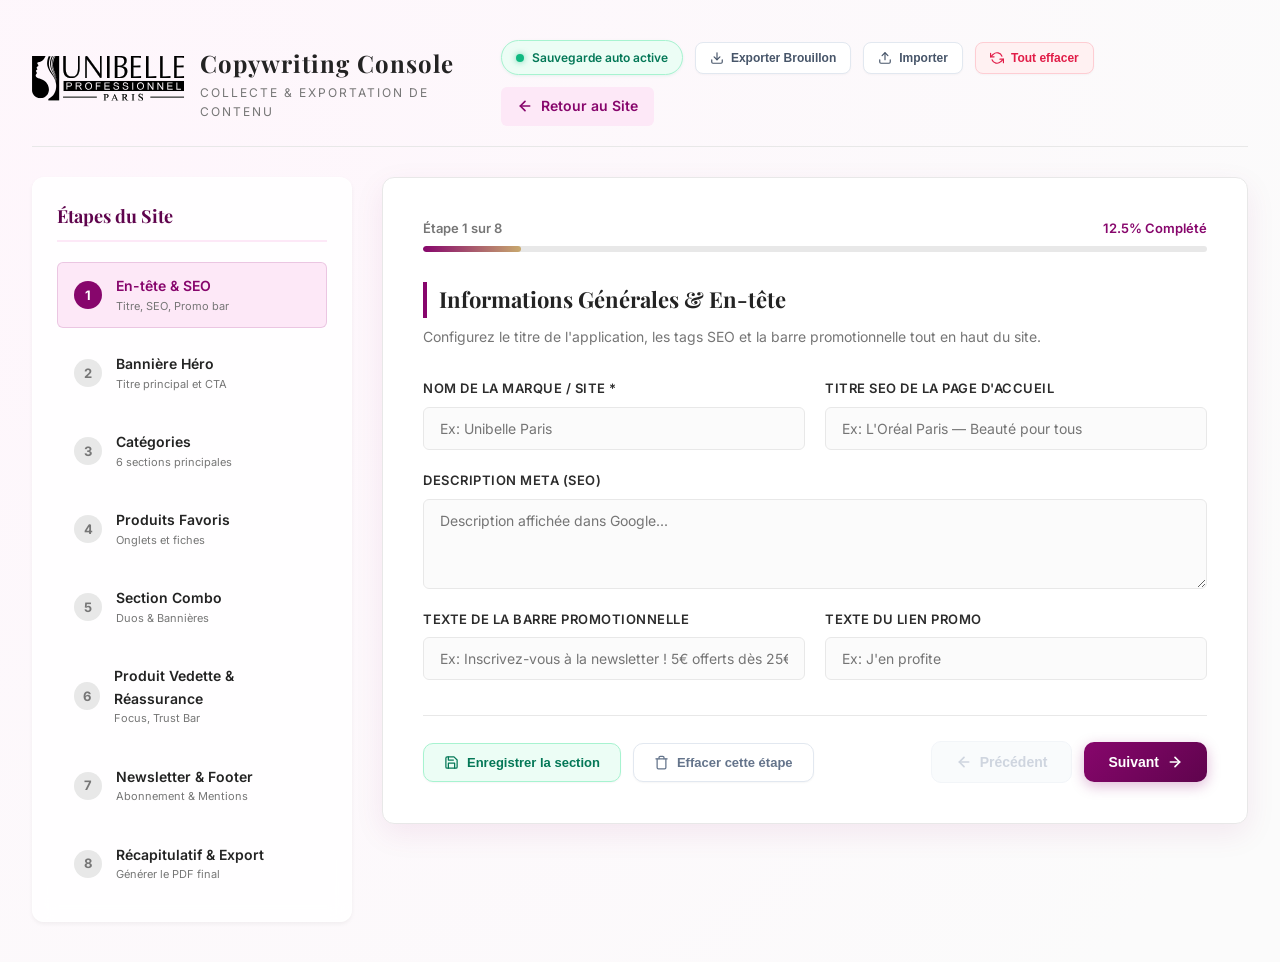
<file: index.html>
<!DOCTYPE html>
<html lang="fr">
<head>
  <meta charset="UTF-8">
  <meta name="viewport" content="width=device-width, initial-scale=1.0">
  <meta name="description" content="Configurez et exportez tout le contenu textuel de votre site web Unibelle Paris en un document PDF propre et structuré.">
  <title>Configurateur de Contenu &amp; Export PDF — Unibelle Paris</title>
  <link rel="stylesheet" href="formulaire.css">
</head>
<body>

  <div class="app-container">
    
    <!-- ═══════════════════════════════════════
         HEADER
         ═══════════════════════════════════════ -->
    <header class="form-header">
      <div class="logo-container">
        <a href="../index.html">
          <img src="logo-unibelle-paris-2.svg" alt="Unibelle Paris" class="logo-img">
        </a>
        <div class="logo-title-group">
          <h1>Copywriting Console</h1>
          <p>Collecte &amp; Exportation de Contenu</p>
        </div>
      </div>
      <div class="header-actions">
        <div id="save-status" class="save-status-badge">
          <span class="save-status-dot"></span>
          <span id="save-status-text">Sauvegarde auto active</span>
        </div>
        <button type="button" id="btn-export-json" class="btn-draft-action" title="Exporter le brouillon au format JSON">
          <svg width="14" height="14" viewBox="0 0 24 24" fill="none" stroke="currentColor" stroke-width="2" stroke-linecap="round" stroke-linejoin="round"><path d="M21 15v4a2 2 0 0 1-2 2H5a2 2 0 0 1-2-2v-4"></path><polyline points="7 10 12 15 17 10"></polyline><line x1="12" y1="15" x2="12" y2="3"></line></svg>
          Exporter Brouillon
        </button>
        <button type="button" id="btn-import-json" class="btn-draft-action" title="Importer un fichier de brouillon JSON">
          <svg width="14" height="14" viewBox="0 0 24 24" fill="none" stroke="currentColor" stroke-width="2" stroke-linecap="round" stroke-linejoin="round"><path d="M21 15v4a2 2 0 0 1-2 2H5a2 2 0 0 1-2-2v-4"></path><polyline points="17 8 12 3 7 8"></polyline><line x1="12" y1="3" x2="12" y2="15"></line></svg>
          Importer
        </button>
        <input type="file" id="import-json-file" accept=".json" style="display: none;">
        <button type="button" id="btn-reset-all" class="btn-reset-all" title="Effacer toutes les informations et recommencer à zéro">
          <svg width="14" height="14" viewBox="0 0 24 24" fill="none" stroke="currentColor" stroke-width="2" stroke-linecap="round" stroke-linejoin="round"><polyline points="1 4 1 10 7 10"></polyline><polyline points="23 20 23 14 17 14"></polyline><path d="M20.49 9A9 9 0 0 0 5.64 5.64L1 10m22 4l-4.64 4.36A9 9 0 0 1 3.51 15"></path></svg>
          Tout effacer
        </button>
        <a href="../index.html" class="btn-back">
          <svg width="16" height="16" viewBox="0 0 24 24" fill="none" stroke="currentColor" stroke-width="2.5" stroke-linecap="round" stroke-linejoin="round"><line x1="19" y1="12" x2="5" y2="12"></line><polyline points="12 19 5 12 12 5"></polyline></svg>
          Retour au Site
        </a>
      </div>
    </header>

    <!-- ═══════════════════════════════════════
         MAIN WORKSPACE
         ═══════════════════════════════════════ -->
    <div class="workspace-panel">
      
      <!-- STEP NAVIGATION SIDEBAR -->
      <aside class="step-sidebar">
        <h3>Étapes du Site</h3>
        <ul class="steps-list" id="steps-nav">
          <li class="step-item active" data-step="1">
            <div class="step-badge"><span>1</span></div>
            <div class="step-text">
              <span class="step-title">En-tête &amp; SEO</span>
              <span class="step-desc">Titre, SEO, Promo bar</span>
            </div>
          </li>
          <li class="step-item" data-step="2">
            <div class="step-badge"><span>2</span></div>
            <div class="step-text">
              <span class="step-title">Bannière Héro</span>
              <span class="step-desc">Titre principal et CTA</span>
            </div>
          </li>
          <li class="step-item" data-step="3">
            <div class="step-badge"><span>3</span></div>
            <div class="step-text">
              <span class="step-title">Catégories</span>
              <span class="step-desc">6 sections principales</span>
            </div>
          </li>
          <li class="step-item" data-step="4">
            <div class="step-badge"><span>4</span></div>
            <div class="step-text">
              <span class="step-title">Produits Favoris</span>
              <span class="step-desc">Onglets et fiches</span>
            </div>
          </li>
          <li class="step-item" data-step="5">
            <div class="step-badge"><span>5</span></div>
            <div class="step-text">
              <span class="step-title">Section Combo</span>
              <span class="step-desc">Duos &amp; Bannières</span>
            </div>
          </li>
          <li class="step-item" data-step="6">
            <div class="step-badge"><span>6</span></div>
            <div class="step-text">
              <span class="step-title">Produit Vedette &amp; Réassurance</span>
              <span class="step-desc">Focus, Trust Bar</span>
            </div>
          </li>
          <li class="step-item" data-step="7">
            <div class="step-badge"><span>7</span></div>
            <div class="step-text">
              <span class="step-title">Newsletter &amp; Footer</span>
              <span class="step-desc">Abonnement &amp; Mentions</span>
            </div>
          </li>
          <li class="step-item" data-step="8">
            <div class="step-badge"><span>8</span></div>
            <div class="step-text">
              <span class="step-title">Récapitulatif &amp; Export</span>
              <span class="step-desc">Générer le PDF final</span>
            </div>
          </li>
        </ul>
      </aside>

      <!-- FORM CONTENT CARD -->
      <main class="form-container-card">
        
        <!-- Progress bar -->
        <div class="progress-bar-container">
          <div class="progress-header">
            <span id="progress-percentage">Étape 1 sur 8</span>
            <span id="progress-text">12.5% Complété</span>
          </div>
          <div class="progress-bar">
            <div class="progress-fill" id="progress-fill"></div>
          </div>
        </div>

        <!-- FORM OBJECT -->
        <form id="content-form" onsubmit="event.preventDefault();">
          
          <!-- STEP 1: SEO & EN-TÊTE -->
          <div class="form-step-content active" data-step-content="1">
            <h2 class="step-section-title">Informations Générales &amp; En-tête</h2>
            <p class="step-section-subtitle">Configurez le titre de l'application, les tags SEO et la barre promotionnelle tout en haut du site.</p>
            
            <div class="form-grid">
              <div class="form-group">
                <label for="site-name">Nom de la Marque / Site *</label>
                <input type="text" id="site-name" name="site-name" value="" placeholder="Ex: Unibelle Paris" required>
              </div>
              <div class="form-group">
                <label for="seo-title">Titre SEO de la page d'accueil</label>
                <input type="text" id="seo-title" name="seo-title" value="" placeholder="Ex: L'Oréal Paris — Beauté pour tous">
              </div>
              <div class="form-group full-width">
                <label for="seo-description">Description Meta (SEO)</label>
                <textarea id="seo-description" name="seo-description" placeholder="Description affichée dans Google..."></textarea>
              </div>
              <div class="form-group">
                <label for="promo-text">Texte de la Barre Promotionnelle</label>
                <input type="text" id="promo-text" name="promo-text" value="" placeholder="Ex: Inscrivez-vous à la newsletter ! 5€ offerts dès 25€ d'achats...">
              </div>
              <div class="form-group">
                <label for="promo-link-text">Texte du Lien Promo</label>
                <input type="text" id="promo-link-text" name="promo-link-text" value="" placeholder="Ex: J'en profite">
              </div>
            </div>
          </div>

          <!-- STEP 2: HERO BANNERS -->
          <div class="form-step-content" data-step-content="2">
            <h2 class="step-section-title">Bannières Héro Principales</h2>
            <p class="step-section-subtitle">Gérez vos bannières héro. Vous pouvez en ajouter d'autres avec le bouton (+). Pour chaque bannière, personnalisez son titre/slogan principal et le texte de son bouton.</p>
            
            <div id="dynamic-heroes-container">
              <!-- Dynamically populated via Javascript -->
            </div>
            
            <div style="margin-top: 25px; display: flex; justify-content: center;">
              <button type="button" class="btn btn-secondary" id="btn-add-hero" style="background-color: var(--brand-primary-light); color: var(--brand-primary); border-color: rgba(135, 6, 108, 0.2); font-weight: bold; width: auto; padding: 12px 24px;">
                <svg width="14" height="14" viewBox="0 0 24 24" fill="none" stroke="currentColor" stroke-width="2.5" stroke-linecap="round" stroke-linejoin="round" style="vertical-align: middle; margin-right: 6px;"><line x1="12" y1="5" x2="12" y2="19"></line><line x1="5" y1="12" x2="19" y2="12"></line></svg>
                Ajouter une bannière Héro
              </button>
            </div>
          </div>

          <!-- STEP 3: DYNAMIC CATEGORIES & PRODUCTS -->
          <div class="form-step-content" data-step-content="3">
            <h2 class="step-section-title">Catégories &amp; Produits</h2>
            <p class="step-section-subtitle">Gérez vos catégories de produits. Vous pouvez en ajouter d'autres avec le bouton (+). Pour chaque catégorie, ajoutez ses produits respectifs avec leur prix et descriptif.</p>
            
            <div id="dynamic-categories-container">
              <!-- Dynamically populated via Javascript -->
            </div>
            
            <div style="margin-top: 25px; display: flex; justify-content: center;">
              <button type="button" class="btn btn-secondary" id="btn-add-category" style="background-color: var(--brand-primary-light); color: var(--brand-primary); border-color: rgba(135, 6, 108, 0.2); font-weight: bold; width: auto; padding: 12px 24px;">
                <svg width="14" height="14" viewBox="0 0 24 24" fill="none" stroke="currentColor" stroke-width="2.5" stroke-linecap="round" stroke-linejoin="round" style="vertical-align: middle; margin-right: 6px;"><line x1="12" y1="5" x2="12" y2="19"></line><line x1="5" y1="12" x2="19" y2="12"></line></svg>
                Ajouter une catégorie
              </button>
            </div>
          </div>

          <!-- STEP 4: PRODUITS FAVORIS -->
          <div class="form-step-content" data-step-content="4">
            <h2 class="step-section-title">Vos Produits Favoris</h2>
            <p class="step-section-subtitle">Définissez le titre de cette section, les filtres d'onglets et les détails des principaux produits en avant. Vous pouvez en ajouter d'autres avec le bouton (+).</p>
            
            <div class="form-grid">
              <div class="form-group full-width">
                <label for="prod-section-title">Titre de la Section *</label>
                <input type="text" id="prod-section-title" name="prod-section-title" value="" placeholder="Ex: VOS PRODUITS FAVORIS" required>
              </div>
              <div class="form-group full-width">
                <label for="prod-tabs">Onglets de Filtrage (Séparés par des virgules)</label>
                <input type="text" id="prod-tabs" name="prod-tabs" value="" placeholder="Ex: Nouveautés, Maquillage, Soin, Cheveux, Coloration, Homme">
              </div>
            </div>

            <div id="dynamic-favorites-container">
              <!-- Dynamically populated via Javascript -->
            </div>
            
            <div style="margin-top: 25px; display: flex; justify-content: center;">
              <button type="button" class="btn btn-secondary" id="btn-add-favorite" style="background-color: var(--brand-primary-light); color: var(--brand-primary); border-color: rgba(135, 6, 108, 0.2); font-weight: bold; width: auto; padding: 12px 24px;">
                <svg width="14" height="14" viewBox="0 0 24 24" fill="none" stroke="currentColor" stroke-width="2.5" stroke-linecap="round" stroke-linejoin="round" style="vertical-align: middle; margin-right: 6px;"><line x1="12" y1="5" x2="12" y2="19"></line><line x1="5" y1="12" x2="19" y2="12"></line></svg>
                Ajouter un produit favori
              </button>
            </div>
          </div>

          <!-- STEP 5: COMBO SECTION -->
          <div class="form-step-content" data-step-content="5">
            <h2 class="step-section-title">Section Combo Lèvres &amp; Sélections</h2>
            <p class="step-section-subtitle">Modifiez le contenu textuel lié aux suggestions d'associations de produits (combo-lèvres) et la bannière exclusive.</p>
            
            <div class="form-grid">
              <div class="form-group">
                <label for="combo-eyebrow">Surtitre (Eyebrow) *</label>
                <input type="text" id="combo-eyebrow" name="combo-eyebrow" value="" placeholder="Ex: Nos sélections" required>
              </div>
              <div class="form-group">
                <label for="combo-title">Titre de la Section *</label>
                <input type="text" id="combo-title" name="combo-title" value="" placeholder="Ex: Trouvez votre combo-lèvres idéal" required>
              </div>
              <div class="form-group full-width">
                <label for="combo-subtitle">Sous-titre explicatif *</label>
                <input type="text" id="combo-subtitle" name="combo-subtitle" value="" placeholder="Ex: Découvrez nos associations parfaites..." required>
              </div>
              <div class="form-group">
                <label for="combo-tabs">Pillules / Onglets (Séparés par des virgules)</label>
                <input type="text" id="combo-tabs" name="combo-tabs" value="" placeholder="Ex: Rouges Éternelles, Rouges Glossy, Vita Lift...">
              </div>
              <div class="form-group">
                <label for="combo-banner-tag">Étiquette Bannière Combo</label>
                <input type="text" id="combo-banner-tag" name="combo-banner-tag" value="" placeholder="Ex: Exclusivité web">
              </div>
              <div class="form-group">
                <label for="combo-banner-title">Titre Bannière Combo</label>
                <input type="text" id="combo-banner-title" name="combo-banner-title" value="" placeholder="Ex: Le combo-lèvres parfait vous attend">
              </div>
              <div class="form-group">
                <label for="combo-banner-btn">Texte Bouton Bannière Combo</label>
                <input type="text" id="combo-banner-btn" name="combo-banner-btn" value="" placeholder="Ex: Découvrir la sélection">
              </div>
            </div>
          </div>

          <!-- STEP 6: FEATURED & REASSURANCE -->
          <div class="form-step-content" data-step-content="6">
            <h2 class="step-section-title">Produit Vedette &amp; Barre de Réassurance</h2>
            <p class="step-section-subtitle">Configurez le bloc produit "phare" mis en valeur, ainsi que les 4 avantages de service de la marque.</p>
            
            <div class="product-input-card">
              <h4>Produit Vedette Principal</h4>
              <div class="form-grid">
                <div class="form-group">
                  <label for="feat-eyebrow">Surtitre Produit</label>
                  <input type="text" id="feat-eyebrow" name="feat-eyebrow" value="" placeholder="Ex: Produit phare">
                </div>
                <div class="form-group">
                  <label for="feat-title">Titre Bloc</label>
                  <input type="text" id="feat-title" name="feat-title" value="" placeholder="Ex: Age Perfect Sérum Anti-âge Le Duo">
                </div>
                <div class="form-group">
                  <label for="feat-name">Description / Nom Produit 50ml</label>
                  <input type="text" id="feat-name" name="feat-name" value="" placeholder="Ex: Age Perfect Sérum Anti-Âge Le Duo 50ml">
                </div>
                <div class="form-group">
                  <label for="feat-price">Prix</label>
                  <input type="text" id="feat-price" name="feat-price" value="" placeholder="Ex: 53,80 €">
                </div>
              </div>
            </div>

            <div class="product-input-card">
              <h4>Barre de Réassurance (4 points clés)</h4>
              <div class="form-grid">
                <div class="form-group">
                  <label for="trust-1-title">Titre Point 1 *</label>
                  <input type="text" id="trust-1-title" name="trust-1-title" value="" placeholder="Ex: Paiement sécurisé" required>
                  <input type="text" id="trust-1-desc" name="trust-1-desc" value="" placeholder="Ex: Par carte bancaire ou Paypal" style="margin-top: 5px; font-size: 12px;" required>
                </div>
                <div class="form-group">
                  <label for="trust-2-title">Titre Point 2 *</label>
                  <input type="text" id="trust-2-title" name="trust-2-title" value="" placeholder="Ex: Livraison offerte" required>
                  <input type="text" id="trust-2-desc" name="trust-2-desc" value="" placeholder="Ex: Dès 30€ d'achat" style="margin-top: 5px; font-size: 12px;" required>
                </div>
                <div class="form-group">
                  <label for="trust-3-title">Titre Point 3 *</label>
                  <input type="text" id="trust-3-title" name="trust-3-title" value="" placeholder="Ex: Une question ? Un produit ?" required>
                  <input type="text" id="trust-3-desc" name="trust-3-desc" value="" placeholder="Ex: Un conseiller beauté à votre écoute" style="margin-top: 5px; font-size: 12px;" required>
                </div>
                <div class="form-group">
                  <label for="trust-4-title">Titre Point 4 *</label>
                  <input type="text" id="trust-4-title" name="trust-4-title" value="" placeholder="Ex: Livraison offerte" required>
                  <input type="text" id="trust-4-desc" name="trust-4-desc" value="" placeholder="Ex: Offerte en point relais dès 30€" style="margin-top: 5px; font-size: 12px;" required>
                </div>
              </div>
            </div>
          </div>

          <!-- STEP 7: NEWSLETTER & FOOTER -->
          <div class="form-step-content" data-step-content="7">
            <h2 class="step-section-title">Newsletter, Contacts &amp; Mentions</h2>
            <p class="step-section-subtitle">Spécifiez les textes légaux, l'offre de bienvenue et les informations de contact situées en bas du site.</p>
            
            <div class="form-grid">
              <div class="form-group">
                <label for="news-title">Titre de la Newsletter *</label>
                <input type="text" id="news-title" name="news-title" value="" placeholder="Ex: La Newsletter" required>
              </div>
              <div class="form-group">
                <label for="news-subtitle">Sous-titre Newsletter</label>
                <input type="text" id="news-subtitle" name="news-subtitle" value="" placeholder="Ex: Recevez avant tout le monde dans votre boîte mail les dernières nouveautés...">
              </div>
              <div class="form-group">
                <label for="news-offer-1">Texte Offre de bienvenue</label>
                <input type="text" id="news-offer-1" name="news-offer-1" value="" placeholder="Ex: Inscrivez-vous vite et profitez de votre offre de bienvenue.">
              </div>
              <div class="form-group">
                <label for="news-offer-2">Montant de l'offre</label>
                <input type="text" id="news-offer-2" name="news-offer-2" value="" placeholder="Ex: 5€ offerts dès 25€ d'achats*">
              </div>
              <div class="form-group full-width">
                <label for="news-legal">Mentions Légales RGPD Newsletter</label>
                <textarea id="news-legal" name="news-legal" placeholder="Ex: J'accepte que les données que je fournis soient utilisées..."></textarea>
              </div>
              
              <div class="form-group">
                <label for="foot-phone">Téléphone / Fax Service Client *</label>
                <input type="text" id="foot-phone" name="foot-phone" value="+213 (0)23 929 821" placeholder="Ex: +213 (0)23 929 821" required>
              </div>
              <div class="form-group">
                <label for="foot-hours">Horaires d'ouverture *</label>
                <input type="text" id="foot-hours" name="foot-hours" value="Du dimanche au jeudi de 08h à 17h" placeholder="Ex: Du dimanche au jeudi de 08h à 17h" required>
              </div>
              <div class="form-group full-width">
                <label for="foot-manufacturer">Informations Fabricant &amp; Adresse *</label>
                <input type="text" id="foot-manufacturer" name="foot-manufacturer" value="Algérie : 123 Z.A BENI HAMDINE, Eucalyptus, Alger, Algérie. France : 34 Avenue des Champs Elysées, 75008 Paris, France." placeholder="Ex: Algérie : 123 Z.A BENI HAMDINE, Eucalyptus, Alger, Algérie. France : 34 Avenue des Champs Elysées, 75008 Paris, France." required>
              </div>
            </div>
          </div>

          <!-- STEP 8: RECAP & EXPORT -->
          <div class="form-step-content" data-step-content="8">
            <h2 class="step-section-title">Vérification et Export PDF</h2>
            <p class="step-section-subtitle">Examinez le résumé des informations saisies ci-dessous. Cliquez sur le bouton d'export pour générer un PDF professionnel prêt pour le développement.</p>
            
            <div class="summary-container" id="summary-dashboard">
              <!-- Dynamically populated via Javascript -->
            </div>
          </div>

          <!-- ACTIONS CONTROLS -->
          <div class="form-actions">
            <div class="form-actions-left">
              <button type="button" id="btn-save-step" class="btn-save-step" title="Enregistrer manuellement les informations de cette étape">
                <svg width="15" height="15" viewBox="0 0 24 24" fill="none" stroke="currentColor" stroke-width="2" stroke-linecap="round" stroke-linejoin="round"><path d="M19 21H5a2 2 0 0 1-2-2V5a2 2 0 0 1 2-2h11l5 5v11a2 2 0 0 1-2 2z"></path><polyline points="17 21 17 13 7 13 7 21"></polyline><polyline points="7 3 7 8 15 8"></polyline></svg>
                Enregistrer la section
              </button>

              <button type="button" id="btn-reset-step" class="btn-reset-step" title="Effacer uniquement les saisies de cette étape">
                <svg width="15" height="15" viewBox="0 0 24 24" fill="none" stroke="currentColor" stroke-width="2" stroke-linecap="round" stroke-linejoin="round"><path d="M3 6h18"></path><path d="M19 6v14a2 2 0 0 1-2 2H7a2 2 0 0 1-2-2V6m3 0V4a2 2 0 0 1 2-2h4a2 2 0 0 1 2 2v2"></path></svg>
                Effacer cette étape
              </button>
            </div>
            
            <div class="form-actions-right">
              <button type="button" class="btn btn-secondary" id="btn-prev" disabled>
                <svg width="16" height="16" viewBox="0 0 24 24" fill="none" stroke="currentColor" stroke-width="2.5" stroke-linecap="round" stroke-linejoin="round"><line x1="19" y1="12" x2="5" y2="12"></line><polyline points="12 19 5 12 12 5"></polyline></svg>
                Précédent
              </button>
              
              <button type="button" class="btn btn-primary" id="btn-next">
                Suivant
                <svg width="16" height="16" viewBox="0 0 24 24" fill="none" stroke="currentColor" stroke-width="2.5" stroke-linecap="round" stroke-linejoin="round"><line x1="5" y1="12" x2="19" y2="12"></line><polyline points="12 5 19 12 12 19"></polyline></svg>
              </button>
              
              <button type="button" class="btn btn-success" id="btn-export" style="display: none;">
                <svg width="16" height="16" viewBox="0 0 24 24" fill="none" stroke="currentColor" stroke-width="2.5" stroke-linecap="round" stroke-linejoin="round"><path d="M21 15v4a2 2 0 0 1-2 2H5a2 2 0 0 1-2-2v-4"></path><polyline points="7 10 12 15 17 10"></polyline><line x1="12" y1="15" x2="12" y2="3"></line></svg>
                Exporter en PDF
              </button>
            </div>
          </div>

        </form>
      </main>

    </div>
  </div>

  <!-- ═══════════════════════════════════════
       HIDDEN PRINT TEMPLATE FOR PDF GENERATION
       ═══════════════════════════════════════ -->
  <div id="pdf-template">
    <div class="pdf-header">
      <img src="logo-unibelle-paris-2.svg" alt="Unibelle Paris Logo" class="pdf-logo" id="pdf-logo-img">
      <div class="pdf-header-title">
        <h1 id="pdf-site-title">Unibelle Paris</h1>
        <p>Spécifications de Contenu Textuel</p>
      </div>
    </div>
    
    <div class="pdf-doc-meta">
      <div><strong>Document :</strong> Livrable de Contenu Éditorial</div>
      <div><strong>Généré le :</strong> <span id="pdf-date">--/--/----</span></div>
      <div><strong>Statut :</strong> Prêt pour intégration</div>
    </div>

    <!-- Section 1 -->
    <div class="pdf-section">
      <h3 class="pdf-section-title">1. Informations Générales, SEO &amp; En-tête</h3>
      <table class="pdf-table">
        <tr>
          <th>Titre SEO Accueil</th>
          <td id="pdf-val-seo-title"></td>
        </tr>
        <tr>
          <th>Meta Description</th>
          <td id="pdf-val-seo-description"></td>
        </tr>
        <tr>
          <th>Barre Promotionnelle</th>
          <td id="pdf-val-promo-text"></td>
        </tr>
        <tr>
          <th>Lien Promotionnel</th>
          <td id="pdf-val-promo-link-text"></td>
        </tr>
      </table>
    </div>

    <!-- Section 2 -->
    <div class="pdf-section">
      <h3 class="pdf-section-title">2. Bannières Héro</h3>
      <div id="pdf-val-heroes-list">
        <!-- Populated dynamically with hero banner tables -->
      </div>
    </div>

    <!-- Section 3 -->
    <div class="pdf-section">
      <h3 class="pdf-section-title">3. Catégories &amp; Produits</h3>
      <div id="pdf-val-categories-list">
        <!-- Populated dynamically with category tables -->
      </div>
    </div>

    <div class="pdf-page-break"></div>

    <!-- Section 4 -->
    <div class="pdf-section">
      <h3 class="pdf-section-title">4. Section Produits Favoris</h3>
      <table class="pdf-table" style="margin-bottom: 15px;">
        <tr>
          <th>Titre de Section</th>
          <td id="pdf-val-prod-section-title"></td>
        </tr>
        <tr>
          <th>Filtres / Onglets</th>
          <td id="pdf-val-prod-tabs"></td>
        </tr>
      </table>
      
      <h4 style="font-size: 12px; text-transform: uppercase; color: #87066C; margin-bottom: 8px;">Fiches Produits Favoris</h4>
      <div class="pdf-product-grid" id="pdf-val-favs-list">
        <!-- Populated dynamically with product cards -->
      </div>
    </div>

    <!-- Section 5 -->
    <div class="pdf-section">
      <h3 class="pdf-section-title">5. Sélections &amp; Combo Lèvres</h3>
      <table class="pdf-table">
        <tr>
          <th>Surtitre &amp; Titre principal</th>
          <td>
            <strong id="pdf-val-combo-eyebrow" style="color: #666; font-size: 11px; text-transform: uppercase;"></strong><br>
            <span id="pdf-val-combo-title" style="font-size: 14px; font-weight: bold;"></span>
          </td>
        </tr>
        <tr>
          <th>Sous-titre explicatif</th>
          <td id="pdf-val-combo-subtitle"></td>
        </tr>
        <tr>
          <th>Onglets du Combo</th>
          <td id="pdf-val-combo-tabs"></td>
        </tr>
        <tr>
          <th>Bannière promotionnelle Combo</th>
          <td>
            <strong>Badge :</strong> <span id="pdf-val-combo-banner-tag"></span><br>
            <strong>Titre :</strong> <span id="pdf-val-combo-banner-title"></span><br>
            <strong>Bouton :</strong> <span id="pdf-val-combo-banner-btn"></span>
          </td>
        </tr>
      </table>
    </div>

    <div class="pdf-page-break"></div>

    <!-- Section 6 -->
    <div class="pdf-section">
      <h3 class="pdf-section-title">6. Produit Vedette &amp; Barre de Réassurance</h3>
      <h4 style="font-size: 12px; text-transform: uppercase; color: #87066C; margin-bottom: 8px;">Produit Vedette</h4>
      <table class="pdf-table" style="margin-bottom: 20px;">
        <tr>
          <th>Produit mis en avant</th>
          <td>
            <span id="pdf-val-feat-eyebrow" style="text-transform: uppercase; font-size: 11px; color:#777;"></span><br>
            <strong id="pdf-val-feat-title" style="font-size: 14px;"></strong><br>
            <span id="pdf-val-feat-name"></span>
          </td>
        </tr>
        <tr>
          <th>Prix Vedette</th>
          <td id="pdf-val-feat-price" style="font-weight: bold;"></td>
        </tr>
      </table>
      
      <h4 style="font-size: 12px; text-transform: uppercase; color: #87066C; margin-bottom: 8px;">Barre de Réassurance (Trust Bar)</h4>
      <table class="pdf-table">
        <tr>
          <th id="pdf-val-trust-1-title"></th>
          <td id="pdf-val-trust-1-desc"></td>
        </tr>
        <tr>
          <th id="pdf-val-trust-2-title"></th>
          <td id="pdf-val-trust-2-desc"></td>
        </tr>
        <tr>
          <th id="pdf-val-trust-3-title"></th>
          <td id="pdf-val-trust-3-desc"></td>
        </tr>
        <tr>
          <th id="pdf-val-trust-4-title"></th>
          <td id="pdf-val-trust-4-desc"></td>
        </tr>
      </table>
    </div>

    <!-- Section 7 -->
    <div class="pdf-section">
      <h3 class="pdf-section-title">7. Newsletter &amp; Pied de page</h3>
      <table class="pdf-table">
        <tr>
          <th>Newsletter Titre &amp; Message</th>
          <td>
            <strong id="pdf-val-news-title"></strong><br>
            <span id="pdf-val-news-subtitle"></span>
          </td>
        </tr>
        <tr>
          <th>Offre de bienvenue</th>
          <td>
            <span id="pdf-val-news-offer-1"></span> — <strong><span id="pdf-val-news-offer-2"></span></strong>
          </td>
        </tr>
        <tr>
          <th>Mentions légales RGPD</th>
          <td id="pdf-val-news-legal" style="font-size: 11px; color: #666; font-style: italic;"></td>
        </tr>
        <tr>
          <th>Contacts Client &amp; Horaires</th>
          <td>
            <strong>Téléphone :</strong> <span id="pdf-val-foot-phone"></span><br>
            <strong>Horaires :</strong> <span id="pdf-val-foot-hours"></span>
          </td>
        </tr>
        <tr>
          <th>Fabricant &amp; Adresse</th>
          <td id="pdf-val-foot-manufacturer"></td>
        </tr>
      </table>
    </div>

    <div class="pdf-footer">
      Document généré par la console de copywriting Unibelle Paris. Tous droits réservés.
    </div>
  </div>


  <!-- ═══════════════════════════════════════
       JAVASCRIPT FOR STEP NAVIGATION & PDF EXPORT
       ═══════════════════════════════════════ -->
  <script>
    document.addEventListener('DOMContentLoaded', function() {
      let currentStep = 1;
      const totalSteps = 8;
      
      const prevBtn = document.getElementById('btn-prev');
      const nextBtn = document.getElementById('btn-next');
      const exportBtn = document.getElementById('btn-export');
      const stepsNavItems = document.querySelectorAll('#steps-nav .step-item');
      const stepContents = document.querySelectorAll('[data-step-content]');
      const progressFill = document.getElementById('progress-fill');
      const progressPercentage = document.getElementById('progress-percentage');
      const progressText = document.getElementById('progress-text');

      // ═══════════════════════════════════════
      // AUTO-SAVE & DRAFT MANAGEMENT (LOCALSTORAGE)
      // ═══════════════════════════════════════
      const STORAGE_KEY = 'unibelle_console_draft_v1';
      const contentForm = document.getElementById('content-form');
      const saveStatus = document.getElementById('save-status');
      const saveStatusText = document.getElementById('save-status-text');
      const btnResetAll = document.getElementById('btn-reset-all');
      const btnResetStep = document.getElementById('btn-reset-step');
      const btnSaveStep = document.getElementById('btn-save-step');
      const btnExportJson = document.getElementById('btn-export-json');
      const btnImportJson = document.getElementById('btn-import-json');
      const importJsonFile = document.getElementById('import-json-file');

      let saveTimeout = null;

      function updateSaveStatus(message, isSaving = false) {
        if (saveStatusText) saveStatusText.innerText = message;
        if (saveStatus) {
          if (isSaving) {
            saveStatus.classList.add('saving');
          } else {
            saveStatus.classList.remove('saving');
          }
        }
      }

      function saveToLocalStorage() {
        updateSaveStatus('Enregistrement...', true);
        
        try {
          const fieldsData = {};
          if (contentForm) {
            const formInputs = contentForm.querySelectorAll('input[name], textarea[name], select[name]');
            formInputs.forEach(input => {
              fieldsData[input.name] = input.value;
            });
          }

          // Dynamic Heroes
          const heroesData = [];
          document.querySelectorAll('.hero-block').forEach(block => {
            heroesData.push({
              title: block.querySelector('.hero-title-input')?.value || '',
              btnText: block.querySelector('.hero-btn-text-input')?.value || ''
            });
          });

          // Dynamic Categories
          const categoriesData = [];
          document.querySelectorAll('.category-block').forEach(block => {
            const catName = block.querySelector('.category-name-input')?.value || '';
            const prods = [];
            block.querySelectorAll('.category-product-item').forEach(item => {
              prods.push({
                name: item.querySelector('.prod-name')?.value || '',
                price: item.querySelector('.prod-price')?.value || '',
                details: item.querySelector('.prod-details')?.value || ''
              });
            });
            categoriesData.push({ name: catName, products: prods });
          });

          // Dynamic Favorites
          const favoritesData = [];
          document.querySelectorAll('.favorite-block').forEach(block => {
            favoritesData.push({
              name: block.querySelector('.fav-name-input')?.value || '',
              price: block.querySelector('.fav-price-input')?.value || '',
              shade: block.querySelector('.fav-shade-input')?.value || ''
            });
          });

          const draftObj = {
            timestamp: new Date().toISOString(),
            currentStep: currentStep,
            fields: fieldsData,
            heroes: heroesData,
            categories: categoriesData,
            favorites: favoritesData
          };

          localStorage.setItem(STORAGE_KEY, JSON.stringify(draftObj));

          const timeStr = new Date().toLocaleTimeString('fr-FR', { hour: '2-digit', minute: '2-digit', second: '2-digit' });
          setTimeout(() => {
            updateSaveStatus(`Brouillon sauvegardé (${timeStr})`, false);
          }, 250);

        } catch (err) {
          console.error('Erreur lors de la sauvegarde automatique:', err);
          updateSaveStatus('Erreur de sauvegarde', false);
        }
      }

      function debouncedSave() {
        updateSaveStatus('Saisie en cours...', true);
        clearTimeout(saveTimeout);
        saveTimeout = setTimeout(saveToLocalStorage, 500);
      }

      function loadFromLocalStorage() {
        const raw = localStorage.getItem(STORAGE_KEY);
        if (!raw) return false;
        try {
          const draftObj = JSON.parse(raw);
          if (!draftObj) return false;

          // Restore static fields
          if (draftObj.fields && contentForm) {
            Object.keys(draftObj.fields).forEach(name => {
              const el = contentForm.querySelector(`[name="${name}"]`);
              if (el) el.value = draftObj.fields[name];
            });
          }

          // Restore Heroes
          if (draftObj.heroes && Array.isArray(draftObj.heroes) && draftObj.heroes.length > 0) {
            heroesContainer.innerHTML = '';
            draftObj.heroes.forEach((h, idx) => {
              heroesContainer.appendChild(createHeroBlock(h, idx + 1));
            });
          }

          // Restore Categories
          if (draftObj.categories && Array.isArray(draftObj.categories) && draftObj.categories.length > 0) {
            categoriesContainer.innerHTML = '';
            draftObj.categories.forEach((cat, idx) => {
              categoriesContainer.appendChild(createCategoryBlock(cat, idx + 1));
            });
          }

          // Restore Favorites
          if (draftObj.favorites && Array.isArray(draftObj.favorites) && draftObj.favorites.length > 0) {
            favoritesContainer.innerHTML = '';
            draftObj.favorites.forEach((fav, idx) => {
              favoritesContainer.appendChild(createFavoriteBlock(fav, idx + 1));
            });
          }

          // Restore step
          if (draftObj.currentStep && draftObj.currentStep >= 1 && draftObj.currentStep <= totalSteps) {
            goToStep(draftObj.currentStep);
          }

          if (draftObj.timestamp) {
            const dateObj = new Date(draftObj.timestamp);
            const timeStr = dateObj.toLocaleTimeString('fr-FR', { hour: '2-digit', minute: '2-digit' });
            updateSaveStatus(`Brouillon restauré (${timeStr})`, false);
          }

          return true;
        } catch (e) {
          console.error("Erreur de restauration du brouillon:", e);
          return false;
        }
      }

      // Attach global form listeners
      if (contentForm) {
        contentForm.addEventListener('input', debouncedSave);
        contentForm.addEventListener('change', saveToLocalStorage);
      }

      // Reset Step handler
      if (btnResetStep) {
        btnResetStep.addEventListener('click', function() {
          if (!confirm(`Voulez-vous vraiment effacer les informations de l'étape ${currentStep} ?`)) return;

          const activeContent = document.querySelector(`[data-step-content="${currentStep}"]`);
          if (activeContent) {
            const inputs = activeContent.querySelectorAll('input, textarea, select');
            inputs.forEach(input => input.value = '');

            if (currentStep === 2) {
              initializeDynamicHeroes();
            } else if (currentStep === 3) {
              initializeDynamicCategories();
            } else if (currentStep === 4) {
              initializeDynamicFavorites();
            }
          }
          saveToLocalStorage();
        });
      }

      // Reset All handler
      if (btnResetAll) {
        btnResetAll.addEventListener('click', function() {
          if (!confirm("Voulez-vous vraiment TOUT effacer et réinitialiser complètement le formulaire ?")) return;

          localStorage.removeItem(STORAGE_KEY);
          if (contentForm) contentForm.reset();
          
          initializeDynamicHeroes();
          initializeDynamicCategories();
          initializeDynamicFavorites();
          
          goToStep(1);
          updateSaveStatus('Formulaire réinitialisé', false);
        });
      }

      // Save Step handler
      if (btnSaveStep) {
        btnSaveStep.addEventListener('click', function() {
          saveToLocalStorage();
          const timeStr = new Date().toLocaleTimeString('fr-FR', { hour: '2-digit', minute: '2-digit', second: '2-digit' });
          updateSaveStatus(`Section ${currentStep} enregistrée (${timeStr})`, false);
          
          btnSaveStep.style.backgroundColor = '#22c55e';
          btnSaveStep.style.color = '#ffffff';
          setTimeout(() => {
            btnSaveStep.style.backgroundColor = '';
            btnSaveStep.style.color = '';
          }, 800);
        });
      }

      // Export JSON draft handler
      if (btnExportJson) {
        btnExportJson.addEventListener('click', function() {
          saveToLocalStorage();
          const raw = localStorage.getItem(STORAGE_KEY);
          if (!raw) {
            alert("Aucun brouillon enregistré à exporter.");
            return;
          }
          const blob = new Blob([raw], { type: 'application/json' });
          const url = URL.createObjectURL(blob);
          const a = document.createElement('a');
          a.href = url;
          a.download = `brouillon_unibelle_${new Date().toISOString().slice(0, 10)}.json`;
          a.click();
          URL.revokeObjectURL(url);
        });
      }

      // Import JSON draft handler
      if (btnImportJson && importJsonFile) {
        btnImportJson.addEventListener('click', function() {
          importJsonFile.click();
        });

        importJsonFile.addEventListener('change', function(e) {
          const file = e.target.files[0];
          if (!file) return;
          const reader = new FileReader();
          reader.onload = function(evt) {
            try {
              const jsonContent = evt.target.result;
              JSON.parse(jsonContent);
              localStorage.setItem(STORAGE_KEY, jsonContent);
              loadFromLocalStorage();
              alert("Brouillon réimporté et restauré avec succès !");
            } catch (err) {
              alert("Erreur : Le fichier sélectionné n'est pas un fichier JSON valide.");
            }
          };
          reader.readAsText(file);
          importJsonFile.value = '';
        });
      }

      // ═══════════════════════════════════════
      // DYNAMIC HERO BANNERS DATA & LOGIC
      // ═══════════════════════════════════════
      const defaultHeroesData = [
        { title: "", btnText: "" }
      ];

      const heroesContainer = document.getElementById('dynamic-heroes-container');

      function createHeroBlock(heroVal = { title: '', btnText: '' }, index) {
        const block = document.createElement('div');
        block.className = 'hero-block';
        block.innerHTML = `
          <div class="hero-block-header">
            <h4>Bannière Héro <span class="hero-number">${index}</span></h4>
            <button type="button" class="btn-remove-category btn-remove-hero" style="display: ${index === 1 ? 'none' : 'block'};">Supprimer la bannière</button>
          </div>
          <div class="form-grid">
            <div class="form-group full-width">
              <label>Slogan Principal (Titre Hero) *</label>
              <textarea class="hero-title-input" placeholder="Ex: PARCE QU'ILS LE VALENT BIEN" required style="font-size: 20px; font-weight: bold; min-height: 100px;">${heroVal.title}</textarea>
            </div>
            <div class="form-group">
              <label>Libellé du Bouton (CTA) *</label>
              <input type="text" class="hero-btn-text-input" value="${heroVal.btnText}" placeholder="Ex: Je découvre" required>
            </div>
          </div>
        `;
        
        const removeBtn = block.querySelector('.btn-remove-hero');
        if (removeBtn) {
          removeBtn.addEventListener('click', () => {
            block.remove();
            recalculateHeroNumbers();
            saveToLocalStorage();
          });
        }
        
        return block;
      }

      function recalculateHeroNumbers() {
        const blocks = heroesContainer.querySelectorAll('.hero-block');
        blocks.forEach((block, idx) => {
          block.querySelector('.hero-number').innerText = idx + 1;
          const removeBtn = block.querySelector('.btn-remove-hero');
          if (removeBtn) {
            removeBtn.style.display = idx === 0 ? 'none' : 'block';
          }
        });
      }

      function initializeDynamicHeroes() {
        heroesContainer.innerHTML = '';
        defaultHeroesData.forEach((hero, idx) => {
          heroesContainer.appendChild(createHeroBlock(hero, idx + 1));
        });
      }

      document.getElementById('btn-add-hero').addEventListener('click', () => {
        const count = heroesContainer.querySelectorAll('.hero-block').length;
        heroesContainer.appendChild(createHeroBlock({ title: '', btnText: '' }, count + 1));
        saveToLocalStorage();
        
        setTimeout(() => {
          const blocks = heroesContainer.querySelectorAll('.hero-block');
          const lastBlock = blocks[blocks.length - 1];
          lastBlock.scrollIntoView({ behavior: 'smooth', block: 'center' });
        }, 100);
      });

      // Initialize Heroes
      initializeDynamicHeroes();

      // ═══════════════════════════════════════
      // DYNAMIC CATEGORIES & PRODUCTS DATA & LOGIC
      // ═══════════════════════════════════════
      const defaultCategoriesData = [
        {
          name: "",
          products: [
            { name: "", price: "", details: "" }
          ]
        }
      ];

      const categoriesContainer = document.getElementById('dynamic-categories-container');

      function createProductRow(prodVal = { name: '', price: '', details: '' }) {
        const row = document.createElement('div');
        row.className = 'category-product-item';
        row.innerHTML = `
          <div class="product-item-fields">
            <div class="form-group">
              <label>Nom du Produit</label>
              <input type="text" class="prod-name" value="${prodVal.name}" placeholder="Ex: Mascara Extension" required>
            </div>
            <div class="form-group">
              <label>Prix</label>
              <input type="text" class="prod-price" value="${prodVal.price}" placeholder="Ex: 14,90 €" required>
            </div>
            <div class="form-group full-width">
              <label>Description / Teinte</label>
              <input type="text" class="prod-details" value="${prodVal.details}" placeholder="Ex: Couleur : Noir">
            </div>
          </div>
          <button type="button" class="btn-remove-product" title="Supprimer ce produit">&times;</button>
        `;
        
        row.querySelector('.btn-remove-product').addEventListener('click', () => {
          row.remove();
          saveToLocalStorage();
        });
        
        return row;
      }

      function createCategoryBlock(catVal = { name: '', products: [] }, index) {
        const block = document.createElement('div');
        block.className = 'category-block';
        block.innerHTML = `
          <div class="category-block-header">
            <h4>Catégorie <span class="cat-number">${index}</span></h4>
            <button type="button" class="btn-remove-category" style="display: ${index === 1 ? 'none' : 'block'};">Supprimer la catégorie</button>
          </div>
          <div class="form-group" style="margin-bottom: 20px;">
            <label>Nom de la Catégorie</label>
            <input type="text" class="category-name-input" value="${catVal.name}" placeholder="Ex: Maquillage" required style="font-weight: 600; font-size: 16px; border-color: var(--brand-primary-light);">
          </div>
          <div class="category-products-section">
            <h5>Produits dans cette catégorie</h5>
            <div class="category-products-list"></div>
            <button type="button" class="btn-add-product">
              <svg width="14" height="14" viewBox="0 0 24 24" fill="none" stroke="currentColor" stroke-width="2.5" stroke-linecap="round" stroke-linejoin="round" style="vertical-align: middle; margin-right: 4px;"><line x1="12" y1="5" x2="12" y2="19"></line><line x1="5" y1="12" x2="19" y2="12"></line></svg>
              Ajouter un produit
            </button>
          </div>
        `;
        
        const prodList = block.querySelector('.category-products-list');
        const addProdBtn = block.querySelector('.btn-add-product');
        const removeCatBtn = block.querySelector('.btn-remove-category');
        
        if (catVal.products && catVal.products.length > 0) {
          catVal.products.forEach(p => {
            prodList.appendChild(createProductRow(p));
          });
        } else {
          prodList.appendChild(createProductRow());
        }
        
        addProdBtn.addEventListener('click', () => {
          prodList.appendChild(createProductRow());
          saveToLocalStorage();
        });
        
        removeCatBtn.addEventListener('click', () => {
          block.remove();
          recalculateCategoryNumbers();
          saveToLocalStorage();
        });
        
        return block;
      }

      function recalculateCategoryNumbers() {
        const blocks = categoriesContainer.querySelectorAll('.category-block');
        blocks.forEach((block, idx) => {
          block.querySelector('.cat-number').innerText = idx + 1;
          const removeBtn = block.querySelector('.btn-remove-category');
          if (removeBtn) {
            removeBtn.style.display = idx === 0 ? 'none' : 'block';
          }
        });
      }

      function initializeDynamicCategories() {
        categoriesContainer.innerHTML = '';
        defaultCategoriesData.forEach((cat, idx) => {
          categoriesContainer.appendChild(createCategoryBlock(cat, idx + 1));
        });
      }

      document.getElementById('btn-add-category').addEventListener('click', () => {
        const count = categoriesContainer.querySelectorAll('.category-block').length;
        categoriesContainer.appendChild(createCategoryBlock({ name: '', products: [] }, count + 1));
        saveToLocalStorage();
        
        setTimeout(() => {
          const blocks = categoriesContainer.querySelectorAll('.category-block');
          const lastBlock = blocks[blocks.length - 1];
          lastBlock.scrollIntoView({ behavior: 'smooth', block: 'center' });
        }, 100);
      });

      // Initialize Categories
      initializeDynamicCategories();

      // ═══════════════════════════════════════
      // DYNAMIC FAVORITE PRODUCTS DATA & LOGIC
      // ═══════════════════════════════════════
      const defaultFavoritesData = [
        { name: "", price: "", shade: "" }
      ];

      const favoritesContainer = document.getElementById('dynamic-favorites-container');

      function createFavoriteBlock(favVal = { name: '', price: '', shade: '' }, index) {
        const block = document.createElement('div');
        block.className = 'product-input-card favorite-block';
        block.innerHTML = `
          <div style="display: flex; justify-content: space-between; align-items: center; margin-bottom: 15px; border-bottom: 1px dashed var(--brand-gray-300); padding-bottom: 8px;">
            <h4 style="margin:0; font-family:var(--font-title); color:var(--brand-primary-dark);">Produit Favori <span class="fav-number">${index}</span></h4>
            <button type="button" class="btn-remove-category btn-remove-favorite" style="display: ${index === 1 ? 'none' : 'block'}; margin:0;">Supprimer ce produit</button>
          </div>
          <div class="form-grid">
            <div class="form-group">
              <label>Nom du Produit</label>
              <input type="text" class="fav-name-input" value="${favVal.name}" placeholder="Ex: Mascara Extension" required>
            </div>
            <div class="form-group">
              <label>Prix</label>
              <input type="text" class="fav-price-input" value="${favVal.price}" placeholder="Ex: 14,90 €" required>
            </div>
            <div class="form-group full-width">
              <label>Couleur / Teinte / Infos</label>
              <input type="text" class="fav-shade-input" value="${favVal.shade}" placeholder="Ex: Couleur : Noir">
            </div>
          </div>
        `;
        
        const removeBtn = block.querySelector('.btn-remove-favorite');
        if (removeBtn) {
          removeBtn.addEventListener('click', () => {
            block.remove();
            recalculateFavoriteNumbers();
            saveToLocalStorage();
          });
        }
        
        return block;
      }

      function recalculateFavoriteNumbers() {
        const blocks = favoritesContainer.querySelectorAll('.favorite-block');
        blocks.forEach((block, idx) => {
          block.querySelector('.fav-number').innerText = idx + 1;
          const removeBtn = block.querySelector('.btn-remove-favorite');
          if (removeBtn) {
            removeBtn.style.display = idx === 0 ? 'none' : 'block';
          }
        });
      }

      function initializeDynamicFavorites() {
        favoritesContainer.innerHTML = '';
        defaultFavoritesData.forEach((fav, idx) => {
          favoritesContainer.appendChild(createFavoriteBlock(fav, idx + 1));
        });
      }

      document.getElementById('btn-add-favorite').addEventListener('click', () => {
        const count = favoritesContainer.querySelectorAll('.favorite-block').length;
        favoritesContainer.appendChild(createFavoriteBlock({ name: '', price: '', shade: '' }, count + 1));
        saveToLocalStorage();
        
        setTimeout(() => {
          const blocks = favoritesContainer.querySelectorAll('.favorite-block');
          const lastBlock = blocks[blocks.length - 1];
          lastBlock.scrollIntoView({ behavior: 'smooth', block: 'center' });
        }, 100);
      });

      // Initialize Favorites
      initializeDynamicFavorites();

      // Load any existing draft from LocalStorage
      loadFromLocalStorage();

      // ═══════════════════════════════════════
      // STEP NAVIGATION LOGIC
      // ═══════════════════════════════════════
      
      // Update UI for the current step
      function updateStepUI() {
        stepContents.forEach(content => {
          content.classList.remove('active');
          if (parseInt(content.getAttribute('data-step-content')) === currentStep) {
            content.classList.add('active');
          }
        });
        
        stepsNavItems.forEach(item => {
          const stepNum = parseInt(item.getAttribute('data-step'));
          item.classList.remove('active');
          
          if (stepNum === currentStep) {
            item.classList.add('active');
          }
          
          if (stepNum < currentStep) {
            item.classList.add('completed');
          } else {
            item.classList.remove('completed');
          }
        });
        
        const percent = (currentStep / totalSteps) * 100;
        progressFill.style.width = percent + '%';
        progressPercentage.innerText = `Étape ${currentStep} sur ${totalSteps}`;
        progressText.innerText = `${Math.round(percent)}% Complété`;
        
        if (currentStep === 1) {
          prevBtn.disabled = true;
        } else {
          prevBtn.disabled = false;
        }
        
        if (currentStep === totalSteps) {
          nextBtn.style.display = 'none';
          exportBtn.style.display = 'inline-flex';
          buildRecapDashboard();
        } else {
          nextBtn.style.display = 'inline-flex';
          exportBtn.style.display = 'none';
        }

        saveToLocalStorage();
      }
      
      function goToStep(step) {
        if (step >= 1 && step <= totalSteps) {
          currentStep = step;
          updateStepUI();
          window.scrollTo({ top: 0, behavior: 'smooth' });
        }
      }
      
      prevBtn.addEventListener('click', () => {
        goToStep(currentStep - 1);
      });
      
      nextBtn.addEventListener('click', () => {
        const currentContent = document.querySelector(`[data-step-content="${currentStep}"]`);
        const inputs = currentContent.querySelectorAll('input[required], textarea[required]');
        let valid = true;
        inputs.forEach(input => {
          if (!input.value.trim()) {
            input.classList.add('error');
            valid = false;
            input.style.borderColor = '#d32f2f';
          } else {
            input.classList.remove('error');
            input.style.borderColor = '';
          }
        });
        
        if (valid) {
          goToStep(currentStep + 1);
        } else {
          alert('Veuillez remplir tous les champs requis (*) de cette section avant de continuer.');
        }
      });
      
      stepsNavItems.forEach(item => {
        item.addEventListener('click', () => {
          const stepNum = parseInt(item.getAttribute('data-step'));
          goToStep(stepNum);
        });
      });
      
      // Build dynamic recap dashboard
      function buildRecapDashboard() {
        const dashboard = document.getElementById('summary-dashboard');
        dashboard.innerHTML = '';
        
        const formData = new FormData(document.getElementById('content-form'));
        
        const sections = [
          {
            title: "1. En-tête & SEO",
            fields: [
              { label: "Nom du site/marque", key: "site-name" },
              { label: "Titre SEO page d'accueil", key: "seo-title" },
              { label: "Description SEO (Meta)", key: "seo-description" },
              { label: "Message promotionnel", key: "promo-text" },
              { label: "Lien promotionnel", key: "promo-link-text" }
            ]
          },
          {
            title: "2. Bannières Héro",
            dynamicHero: true
          },
          {
            title: "3. Catégories & Produits",
            dynamic: true
          },
          {
            title: "4. Produits Favoris",
            dynamicFav: true
          },
          {
            title: "5. Sélections & Combo Lèvres",
            fields: [
              { label: "Surtitre", key: "combo-eyebrow" },
              { label: "Titre Section", key: "combo-title" },
              { label: "Sous-titre Section", key: "combo-subtitle" },
              { label: "Onglets du combo", key: "combo-tabs" },
              { label: "Badge Bannière Combo", key: "combo-banner-tag" },
              { label: "Titre Bannière Combo", key: "combo-banner-title" },
              { label: "Bouton Bannière Combo", key: "combo-banner-btn" }
            ]
          },
          {
            title: "6. Produit Vedette & Réassurance",
            fields: [
              { label: "Vedette - Surtitre", key: "feat-eyebrow" },
              { label: "Vedette - Titre", key: "feat-title" },
              { label: "Vedette - Desc/Nom 50ml", key: "feat-name" },
              { label: "Vedette - Prix", key: "feat-price" },
              { label: "Trust 1 - Titre & Desc", key: "trust-1-title", custom: () => formData.get('trust-1-title') + " — " + formData.get('trust-1-desc') },
              { label: "Trust 2 - Titre & Desc", key: "trust-2-title", custom: () => formData.get('trust-2-title') + " — " + formData.get('trust-2-desc') },
              { label: "Trust 3 - Titre & Desc", key: "trust-3-title", custom: () => formData.get('trust-3-title') + " — " + formData.get('trust-3-desc') },
              { label: "Trust 4 - Titre & Desc", key: "trust-4-title", custom: () => formData.get('trust-4-title') + " — " + formData.get('trust-4-desc') }
            ]
          },
          {
            title: "7. Newsletter & Pied de page",
            fields: [
              { label: "Titre Newsletter", key: "news-title" },
              { label: "Sous-titre Newsletter", key: "news-subtitle" },
              { label: "Offre intro", key: "news-offer-1" },
              { label: "Montant offre", key: "news-offer-2" },
              { label: "Texte Légal RGPD", key: "news-legal" },
              { label: "Service Client Tél", key: "foot-phone" },
              { label: "Horaires d'ouverture", key: "foot-hours" },
              { label: "Fabricant", key: "foot-manufacturer" }
            ]
          }
        ];
        
        sections.forEach(sec => {
          const secDiv = document.createElement('div');
          secDiv.className = 'summary-section';
          
          const titleH4 = document.createElement('h4');
          titleH4.innerText = sec.title;
          secDiv.appendChild(titleH4);
          
          if (sec.dynamicHero) {
            const dynamicContainer = document.createElement('div');
            dynamicContainer.style.display = 'flex';
            dynamicContainer.style.flexDirection = 'column';
            dynamicContainer.style.gap = '15px';
            
            const heroBlocks = document.querySelectorAll('.hero-block');
            heroBlocks.forEach((block, idx) => {
              const hTitle = block.querySelector('.hero-title-input').value;
              const hBtnText = block.querySelector('.hero-btn-text-input').value;
              
              const heroGroup = document.createElement('div');
              heroGroup.style.background = '#ffffff';
              heroGroup.style.padding = '15px';
              heroGroup.style.border = '1px solid #E8E8E8';
              heroGroup.style.borderRadius = '6px';
              
              const heroTitle = document.createElement('strong');
              heroTitle.style.color = 'var(--brand-accent)';
              heroTitle.style.fontSize = '15px';
              heroTitle.innerText = `Bannière Héro ${idx+1}`;
              heroGroup.appendChild(heroTitle);
              
              const heroDetails = document.createElement('div');
              heroDetails.style.fontSize = '13px';
              heroDetails.style.lineHeight = '1.6';
              heroDetails.style.marginTop = '8px';
              heroDetails.innerHTML = `
                <div><strong>Slogan :</strong> ${hTitle || '-'}</div>
                <div style="margin-top:4px;"><strong>Bouton (CTA) :</strong> <span style="background:var(--brand-primary-light); color:var(--brand-primary); padding:2px 8px; border-radius:4px; font-weight:600; font-size:11px;">${hBtnText || '-'}</span></div>
              `;
              heroGroup.appendChild(heroDetails);
              dynamicContainer.appendChild(heroGroup);
            });
            secDiv.appendChild(dynamicContainer);
          } else if (sec.dynamicFav) {
            const dynamicContainer = document.createElement('div');
            dynamicContainer.style.display = 'flex';
            dynamicContainer.style.flexDirection = 'column';
            dynamicContainer.style.gap = '15px';
            
            const pSectionTitle = formData.get('prod-section-title') || '-';
            const pTabs = formData.get('prod-tabs') || '-';
            
            const metaGroup = document.createElement('div');
            metaGroup.style.background = '#fcfcfc';
            metaGroup.style.padding = '12px 15px';
            metaGroup.style.border = '1px solid #E8E8E8';
            metaGroup.style.borderRadius = '6px';
            metaGroup.innerHTML = `
              <div style="font-size:13px; line-height:1.6;">
                <div><strong>Titre de la Section :</strong> ${pSectionTitle}</div>
                <div><strong>Onglets :</strong> ${pTabs}</div>
              </div>
            `;
            dynamicContainer.appendChild(metaGroup);
            
            const favBlocks = document.querySelectorAll('.favorite-block');
            favBlocks.forEach((block, idx) => {
              const fName = block.querySelector('.fav-name-input').value;
              const fPrice = block.querySelector('.fav-price-input').value;
              const fShade = block.querySelector('.fav-shade-input').value;
              
              const favGroup = document.createElement('div');
              favGroup.style.background = '#ffffff';
              favGroup.style.padding = '15px';
              favGroup.style.border = '1px solid #E8E8E8';
              favGroup.style.borderRadius = '6px';
              
              const favTitle = document.createElement('strong');
              favTitle.style.color = 'var(--brand-primary)';
              favTitle.style.fontSize = '15px';
              favTitle.innerText = `Produit Favori ${idx+1}`;
              favGroup.appendChild(favTitle);
              
              const favDetails = document.createElement('div');
              favDetails.style.fontSize = '13px';
              favDetails.style.lineHeight = '1.6';
              favDetails.style.marginTop = '8px';
              favDetails.innerHTML = `
                <div><strong>Nom :</strong> ${fName || '-'}</div>
                <div><strong>Description / Teinte :</strong> ${fShade || '-'}</div>
                <div><strong>Prix :</strong> <span style="font-weight:700; color:var(--brand-primary-dark);">${fPrice || '-'}</span></div>
              `;
              favGroup.appendChild(favDetails);
              dynamicContainer.appendChild(favGroup);
            });
            secDiv.appendChild(dynamicContainer);
          } else if (sec.dynamic) {
            const dynamicContainer = document.createElement('div');
            dynamicContainer.style.display = 'flex';
            dynamicContainer.style.flexDirection = 'column';
            dynamicContainer.style.gap = '15px';
            
            const categoryBlocks = document.querySelectorAll('.category-block');
            categoryBlocks.forEach((block, idx) => {
              const catNameInput = block.querySelector('.category-name-input');
              const catName = catNameInput ? catNameInput.value : '';
              
              const catGroup = document.createElement('div');
              catGroup.style.background = '#ffffff';
              catGroup.style.padding = '15px';
              catGroup.style.border = '1px solid #E8E8E8';
              catGroup.style.borderRadius = '6px';
              
              const catTitle = document.createElement('strong');
              catTitle.style.color = 'var(--brand-primary)';
              catTitle.style.fontSize = '15px';
              catTitle.innerText = `Catégorie ${idx+1} : ${catName}`;
              catGroup.appendChild(catTitle);
              
              const prodListUl = document.createElement('ul');
              prodListUl.style.margin = '10px 0 0 20px';
              prodListUl.style.fontSize = '13px';
              prodListUl.style.lineHeight = '1.8';
              
              const prods = block.querySelectorAll('.category-product-item');
              prods.forEach(prodItem => {
                const pName = prodItem.querySelector('.prod-name').value;
                const pPrice = prodItem.querySelector('.prod-price').value;
                const pDetails = prodItem.querySelector('.prod-details').value;
                
                const li = document.createElement('li');
                li.innerHTML = `<strong>${pName}</strong> — <span style="color:#666;">${pDetails}</span> — <span style="font-weight:700; color:var(--brand-primary-dark);">${pPrice}</span>`;
                prodListUl.appendChild(li);
              });
              
              catGroup.appendChild(prodListUl);
              dynamicContainer.appendChild(catGroup);
            });
            secDiv.appendChild(dynamicContainer);
          } else {
            const gridDiv = document.createElement('div');
            gridDiv.className = 'summary-grid';
            
            sec.fields.forEach(f => {
              const labelSpan = document.createElement('span');
              labelSpan.className = 'summary-label';
              labelSpan.innerText = f.label;
              
              const valueSpan = document.createElement('span');
              valueSpan.className = 'summary-value';
              valueSpan.innerText = f.custom ? f.custom() : (formData.get(f.key) || '-');
              
              gridDiv.appendChild(labelSpan);
              gridDiv.appendChild(valueSpan);
            });
            secDiv.appendChild(gridDiv);
          }
          
          dashboard.appendChild(secDiv);
        });
      }
      
      // PDF print triggering function
      exportBtn.addEventListener('click', function() {
        const formData = new FormData(document.getElementById('content-form'));
        const siteName = formData.get('site-name') || 'Unibelle Paris';
        
        // 1. Populate Hidden PDF template elements
        document.getElementById('pdf-site-title').innerText = siteName;
        document.getElementById('pdf-date').innerText = new Date().toLocaleDateString('fr-FR');
        
        // Step 1
        document.getElementById('pdf-val-seo-title').innerText = formData.get('seo-title');
        document.getElementById('pdf-val-seo-description').innerText = formData.get('seo-description');
        document.getElementById('pdf-val-promo-text').innerText = formData.get('promo-text');
        document.getElementById('pdf-val-promo-link-text').innerText = formData.get('promo-link-text');
        
        // Step 2 (Dynamic Hero Banners)
        const heroesList = document.getElementById('pdf-val-heroes-list');
        heroesList.innerHTML = '';
        
        const heroBlocks = document.querySelectorAll('.hero-block');
        heroBlocks.forEach((block, idx) => {
          const hTitle = block.querySelector('.hero-title-input').value;
          const hBtnText = block.querySelector('.hero-btn-text-input').value;
          
          const heroSection = document.createElement('div');
          heroSection.style.marginBottom = '20px';
          heroSection.style.pageBreakInside = 'avoid';
          heroSection.style.breakInside = 'avoid';
          
          const title = document.createElement('h4');
          title.style.fontFamily = 'Playfair Display, Georgia, serif';
          title.style.fontSize = '14px';
          title.style.color = '#C8A96E';
          title.style.marginBottom = '8px';
          title.style.borderBottom = '1.5px solid #C8A96E';
          title.style.paddingBottom = '4px';
          title.style.textTransform = 'uppercase';
          title.innerText = `Bannière Héro ${idx+1}`;
          heroSection.appendChild(title);
          
          const table = document.createElement('table');
          table.className = 'pdf-table';
          table.innerHTML = `
            <tr>
              <th style="width:30%; font-size:11px; border: 1px solid #E8E8E8; padding: 8px 10px;">Slogan / Titre Héro</th>
              <td style="font-family: 'Playfair Display', serif; font-size:14px; font-weight:bold; color:#87066C; border: 1px solid #E8E8E8; padding: 8px 10px;">${hTitle}</td>
            </tr>
            <tr>
              <th style="width:30%; font-size:11px; border: 1px solid #E8E8E8; padding: 8px 10px;">Libellé Bouton CTA</th>
              <td style="font-size:12px; border: 1px solid #E8E8E8; padding: 8px 10px;">${hBtnText}</td>
            </tr>
          `;
          heroSection.appendChild(table);
          heroesList.appendChild(heroSection);
        });
        
        // Step 3 (Dynamic Categories & Products)
        const categoriesList = document.getElementById('pdf-val-categories-list');
        categoriesList.innerHTML = '';
        
        const categoryBlocks = document.querySelectorAll('.category-block');
        categoryBlocks.forEach((block, idx) => {
          const catNameInput = block.querySelector('.category-name-input');
          const catName = catNameInput ? catNameInput.value : '';
          
          const catSection = document.createElement('div');
          catSection.style.marginBottom = '20px';
          catSection.style.pageBreakInside = 'avoid';
          catSection.style.breakInside = 'avoid';
          
          const catTitle = document.createElement('h4');
          catTitle.style.fontFamily = 'Playfair Display, Georgia, serif';
          catTitle.style.fontSize = '14px';
          catTitle.style.color = '#87066C';
          catTitle.style.marginBottom = '8px';
          catTitle.style.borderBottom = '1.5px solid #87066C';
          catTitle.style.paddingBottom = '4px';
          catTitle.style.textTransform = 'uppercase';
          catTitle.innerText = `Catégorie ${idx+1} : ${catName}`;
          catSection.appendChild(catTitle);
          
          const table = document.createElement('table');
          table.className = 'pdf-table';
          table.innerHTML = `
            <thead>
              <tr style="background:#F9F9F9;">
                <th style="width:40%; font-size:10px; font-weight:700; border: 1px solid #E8E8E8; padding: 6px 10px;">Nom du Produit</th>
                <th style="width:45%; font-size:10px; font-weight:700; border: 1px solid #E8E8E8; padding: 6px 10px;">Détails / Teinte</th>
                <th style="width:15%; font-size:10px; font-weight:700; border: 1px solid #E8E8E8; padding: 6px 10px;">Prix</th>
              </tr>
            </thead>
            <tbody>
            </tbody>
          `;
          const tbody = table.querySelector('tbody');
          
          const prods = block.querySelectorAll('.category-product-item');
          prods.forEach(prodItem => {
            const pName = prodItem.querySelector('.prod-name').value;
            const pPrice = prodItem.querySelector('.prod-price').value;
            const pDetails = prodItem.querySelector('.prod-details').value;
            
            const tr = document.createElement('tr');
            tr.innerHTML = `
              <td style="font-weight:600; font-size:12px; border: 1px solid #E8E8E8; padding: 8px 10px;">${pName}</td>
              <td style="font-size:12px; border: 1px solid #E8E8E8; padding: 8px 10px;">${pDetails}</td>
              <td style="font-weight:600; font-size:12px; border: 1px solid #E8E8E8; padding: 8px 10px; color:#87066C;">${pPrice}</td>
            `;
            tbody.appendChild(tr);
          });
          
          catSection.appendChild(table);
          categoriesList.appendChild(catSection);
        });
        
        // Step 4 (Dynamic Favorite Products)
        document.getElementById('pdf-val-prod-section-title').innerText = formData.get('prod-section-title');
        document.getElementById('pdf-val-prod-tabs').innerText = formData.get('prod-tabs');
        
        const favsList = document.getElementById('pdf-val-favs-list');
        favsList.innerHTML = '';
        
        const favBlocks = document.querySelectorAll('.favorite-block');
        favBlocks.forEach(block => {
          const fName = block.querySelector('.fav-name-input').value;
          const fPrice = block.querySelector('.fav-price-input').value;
          const fShade = block.querySelector('.fav-shade-input').value;
          
          const card = document.createElement('div');
          card.className = 'pdf-product-card';
          card.innerHTML = `
            <h5>${fName}</h5>
            <p><span>Teinte :</span> <span style="font-weight: normal;">${fShade}</span></p>
            <p><span>Prix :</span> <span style="font-weight: normal;">${fPrice}</span></p>
          `;
          favsList.appendChild(card);
        });
        
        // Step 5
        document.getElementById('pdf-val-combo-eyebrow').innerText = formData.get('combo-eyebrow');
        document.getElementById('pdf-val-combo-title').innerText = formData.get('combo-title');
        document.getElementById('pdf-val-combo-subtitle').innerText = formData.get('combo-subtitle');
        document.getElementById('pdf-val-combo-tabs').innerText = formData.get('combo-tabs');
        document.getElementById('pdf-val-combo-banner-tag').innerText = formData.get('combo-banner-tag');
        document.getElementById('pdf-val-combo-banner-title').innerText = formData.get('combo-banner-title');
        document.getElementById('pdf-val-combo-banner-btn').innerText = formData.get('combo-banner-btn');
        
        // Step 6
        document.getElementById('pdf-val-feat-eyebrow').innerText = formData.get('feat-eyebrow');
        document.getElementById('pdf-val-feat-title').innerText = formData.get('feat-title');
        document.getElementById('pdf-val-feat-name').innerText = formData.get('feat-name');
        document.getElementById('pdf-val-feat-price').innerText = formData.get('feat-price');
        
        for (let t = 1; t <= 4; t++) {
          document.getElementById(`pdf-val-trust-${t}-title`).innerText = formData.get(`trust-${t}-title`);
          document.getElementById(`pdf-val-trust-${t}-desc`).innerText = formData.get(`trust-${t}-desc`);
        }
        
        // Step 7
        document.getElementById('pdf-val-news-title').innerText = formData.get('news-title');
        document.getElementById('pdf-val-news-subtitle').innerText = formData.get('news-subtitle');
        document.getElementById('pdf-val-news-offer-1').innerText = formData.get('news-offer-1');
        document.getElementById('pdf-val-news-offer-2').innerText = formData.get('news-offer-2');
        document.getElementById('pdf-val-news-legal').innerText = formData.get('news-legal');
        document.getElementById('pdf-val-foot-phone').innerText = formData.get('foot-phone');
        document.getElementById('pdf-val-foot-hours').innerText = formData.get('foot-hours');
        document.getElementById('pdf-val-foot-manufacturer').innerText = formData.get('foot-manufacturer');
        
        // 2. Trigger browser print dialog (saves to high-quality vector PDF)
        window.print();
      });
      
    });
  </script>
</body>
</html>
</file>
<file: formulaire.css>
@import url('https://fonts.googleapis.com/css2?family=Inter:wght@300;400;500;600;700&family=Playfair+Display:ital,wght@0,400;0,500;0,600;0,700;1,400&display=swap');

/* ==========================================================================
   FORMULAIRE DE SAISIE DE CONTENU & EXPORT PDF — Stylesheet
   Design System: Unibelle Paris / L'Oréal Brand-Inspired
   ========================================================================== */

:root {
  /* Brand Palette */
  --brand-primary: #87066C;
  --brand-primary-dark: #5F044D;
  --brand-primary-light: #FDE8F7;
  --brand-accent: #C8A96E; /* Gold */
  --brand-dark: #232323;
  --brand-light: #FBFBFB;
  --brand-white: #ffffff;
  --brand-gray-100: #F4F4F4;
  --brand-gray-200: #E8E8E8;
  --brand-gray-300: #D4D4D4;
  --brand-gray-500: #767676;
  --brand-gray-800: #2C2C2C;
  
  /* Glassmorphism & UI Shadows */
  --glass-bg: rgba(255, 255, 255, 0.85);
  --glass-border: rgba(255, 255, 255, 0.6);
  --shadow-sm: 0 2px 4px rgba(0, 0, 0, 0.05);
  --shadow-md: 0 10px 30px rgba(135, 6, 108, 0.08);
  --shadow-lg: 0 20px 40px rgba(0, 0, 0, 0.08);
  
  --border-radius-sm: 6px;
  --border-radius-md: 12px;
  --border-radius-lg: 20px;
  
  --font-title: 'Playfair Display', Georgia, serif;
  --font-body: 'Inter', system-ui, -apple-system, sans-serif;
  --transition-smooth: all 0.3s cubic-bezier(0.4, 0, 0.2, 1);
  --max-width: 1280px;
}

/* Reset & Basics */
*, *::before, *::after {
  box-sizing: border-box;
  margin: 0;
  padding: 0;
}

body {
  font-family: var(--font-body);
  background: radial-gradient(circle at 10% 20%, rgba(253, 232, 247, 0.4) 0%, rgba(251, 251, 251, 1) 90.2%);
  color: var(--brand-dark);
  line-height: 1.6;
  min-height: 100vh;
  display: flex;
  flex-direction: column;
}

/* Layout */
.app-container {
  max-width: var(--max-width);
  width: 95%;
  margin: 40px auto;
  flex: 1;
  display: flex;
  flex-direction: column;
  gap: 30px;
}

/* Header */
.form-header {
  display: flex;
  justify-content: space-between;
  align-items: center;
  border-bottom: 1px solid var(--brand-gray-200);
  padding-bottom: 20px;
}

.logo-container {
  display: flex;
  align-items: center;
  gap: 15px;
}

.logo-img {
  height: 45px;
}

.logo-title-group h1 {
  font-family: var(--font-title);
  font-size: 24px;
  color: var(--brand-dark);
  letter-spacing: 1px;
}

.logo-title-group p {
  font-size: 12px;
  color: var(--brand-gray-500);
  text-transform: uppercase;
  letter-spacing: 2px;
}

.btn-back {
  display: inline-flex;
  align-items: center;
  gap: 8px;
  color: var(--brand-primary);
  font-weight: 600;
  font-size: 14px;
  padding: 8px 16px;
  border-radius: var(--border-radius-sm);
  background: var(--brand-primary-light);
  text-decoration: none;
  transition: var(--transition-smooth);
}

.btn-back:hover {
  background: var(--brand-primary);
  color: var(--brand-white);
  transform: translateX(-3px);
}

/* Main UI Panel (Sidebar + Form Workspace) */
.workspace-panel {
  display: grid;
  grid-template-columns: 320px 1fr;
  gap: 30px;
  align-items: start;
}

/* Step Sidebar */
.step-sidebar {
  background: var(--glass-bg);
  backdrop-filter: blur(10px);
  border: 1px solid var(--glass-border);
  border-radius: var(--border-radius-md);
  padding: 24px;
  box-shadow: var(--shadow-sm);
}

.step-sidebar h3 {
  font-family: var(--font-title);
  font-size: 18px;
  margin-bottom: 20px;
  color: var(--brand-primary-dark);
  border-bottom: 2px solid var(--brand-primary-light);
  padding-bottom: 10px;
}

.steps-list {
  list-style: none;
  display: flex;
  flex-direction: column;
  gap: 12px;
}

.step-item {
  display: flex;
  align-items: center;
  gap: 14px;
  padding: 12px 16px;
  border-radius: var(--border-radius-sm);
  cursor: pointer;
  transition: var(--transition-smooth);
  border: 1px solid transparent;
}

.step-item:hover {
  background: rgba(135, 6, 108, 0.03);
}

.step-item.active {
  background: var(--brand-primary-light);
  border-color: rgba(135, 6, 108, 0.15);
}

.step-badge {
  width: 28px;
  height: 28px;
  border-radius: 50%;
  background: var(--brand-gray-200);
  color: var(--brand-gray-500);
  display: flex;
  align-items: center;
  justify-content: center;
  font-size: 13px;
  font-weight: 700;
  transition: var(--transition-smooth);
}

.step-item.active .step-badge {
  background: var(--brand-primary);
  color: var(--brand-white);
}

.step-item.completed .step-badge {
  background: #2e7d32;
  color: var(--brand-white);
}

.step-item.completed .step-badge::before {
  content: '✓';
}

.step-item.completed .step-badge span {
  display: none;
}

.step-text {
  display: flex;
  flex-direction: column;
}

.step-title {
  font-size: 14px;
  font-weight: 600;
  color: var(--brand-dark);
}

.step-item.active .step-title {
  color: var(--brand-primary);
}

.step-desc {
  font-size: 11px;
  color: var(--brand-gray-500);
}

/* Form Container Card */
.form-container-card {
  background: var(--brand-white);
  border: 1px solid var(--brand-gray-200);
  border-radius: var(--border-radius-md);
  box-shadow: var(--shadow-md);
  padding: 40px;
  display: flex;
  flex-direction: column;
  min-height: 520px;
  position: relative;
}

/* Progress Indicator */
.progress-bar-container {
  margin-bottom: 30px;
}

.progress-header {
  display: flex;
  justify-content: space-between;
  font-size: 13px;
  font-weight: 600;
  color: var(--brand-gray-500);
  margin-bottom: 8px;
}

.progress-header span:last-child {
  color: var(--brand-primary);
}

.progress-bar {
  height: 6px;
  background: var(--brand-gray-200);
  border-radius: 3px;
  overflow: hidden;
}

.progress-fill {
  height: 100%;
  width: 12.5%;
  background: linear-gradient(90deg, var(--brand-primary) 0%, var(--brand-accent) 100%);
  border-radius: 3px;
  transition: width 0.4s ease-out;
}

/* Form Step Contents & Transitions */
.form-step-content {
  display: none;
  animation: fadeIn 0.4s ease-in-out forwards;
}

.form-step-content.active {
  display: block;
}

@keyframes fadeIn {
  from {
    opacity: 0;
    transform: translateY(8px);
  }
  to {
    opacity: 1;
    transform: translateY(0);
  }
}

.step-section-title {
  font-family: var(--font-title);
  font-size: 22px;
  color: var(--brand-dark);
  margin-bottom: 8px;
  border-left: 4px solid var(--brand-primary);
  padding-left: 12px;
}

.step-section-subtitle {
  font-size: 14px;
  color: var(--brand-gray-500);
  margin-bottom: 30px;
}

/* Form Styling */
.form-grid {
  display: grid;
  grid-template-columns: repeat(2, 1fr);
  gap: 20px;
  margin-bottom: 20px;
}

.form-group {
  display: flex;
  flex-direction: column;
  gap: 8px;
}

.form-group.full-width {
  grid-column: span 2;
}

label {
  font-size: 13px;
  font-weight: 600;
  color: var(--brand-gray-800);
  text-transform: uppercase;
  letter-spacing: 0.5px;
}

input[type="text"],
input[type="email"],
textarea,
select {
  font-family: var(--font-body);
  font-size: 14px;
  padding: 12px 16px;
  border: 1.5px solid var(--brand-gray-200);
  border-radius: var(--border-radius-sm);
  background: var(--brand-light);
  color: var(--brand-dark);
  transition: var(--transition-smooth);
  width: 100%;
}

input:focus,
textarea:focus,
select:focus {
  outline: none;
  border-color: var(--brand-primary);
  background: var(--brand-white);
  box-shadow: 0 0 0 4px var(--brand-primary-light);
}

textarea {
  resize: vertical;
  min-height: 90px;
}

/* Product Card Input Sub-sections */
.product-input-card {
  background: var(--brand-gray-100);
  border: 1px solid var(--brand-gray-200);
  border-radius: var(--border-radius-sm);
  padding: 20px;
  margin-bottom: 15px;
}

.product-input-card h4 {
  font-size: 14px;
  font-weight: 700;
  color: var(--brand-primary);
  margin-bottom: 12px;
  border-bottom: 1px solid var(--brand-gray-300);
  padding-bottom: 6px;
}

/* Action Controls (Prev/Next buttons) */
.form-actions {
  display: flex;
  justify-content: space-between;
  align-items: center;
  gap: 16px;
  margin-top: 35px;
  padding-top: 25px;
  border-top: 1px solid var(--brand-gray-200);
  flex-wrap: wrap;
}

.form-actions-left,
.form-actions-right {
  display: flex;
  align-items: center;
  gap: 12px;
  flex-wrap: wrap;
}

.btn {
  display: inline-flex;
  align-items: center;
  justify-content: center;
  gap: 8px;
  padding: 12px 24px;
  font-size: 14px;
  font-weight: 600;
  border-radius: 10px;
  cursor: pointer;
  border: none;
  transition: all 0.25s cubic-bezier(0.4, 0, 0.2, 1);
  box-shadow: 0 1px 2px rgba(0, 0, 0, 0.05);
  user-select: none;
}

.btn:active:not(:disabled) {
  transform: scale(0.97);
}

.btn-secondary {
  background: #ffffff;
  color: #334155;
  border: 1.5px solid #cbd5e1;
}

.btn-secondary:hover:not(:disabled) {
  background: #f8fafc;
  border-color: #94a3b8;
  color: #0f172a;
  transform: translateY(-1px);
  box-shadow: 0 4px 12px rgba(0, 0, 0, 0.05);
}

.btn-secondary:disabled {
  opacity: 0.45;
  cursor: not-allowed;
  background: #f1f5f9;
  border-color: #e2e8f0;
  color: #94a3b8;
  box-shadow: none;
}

.btn-primary {
  background: linear-gradient(135deg, var(--brand-primary) 0%, var(--brand-primary-dark) 100%);
  color: #ffffff;
  box-shadow: 0 4px 14px rgba(135, 6, 108, 0.28);
}

.btn-primary:hover:not(:disabled) {
  transform: translateY(-1.5px);
  box-shadow: 0 6px 20px rgba(135, 6, 108, 0.38);
  filter: brightness(1.05);
}

.btn-success {
  background: linear-gradient(135deg, #10b981 0%, #059669 100%);
  color: #ffffff;
  box-shadow: 0 4px 14px rgba(16, 185, 129, 0.28);
}

.btn-success:hover:not(:disabled) {
  transform: translateY(-1.5px);
  box-shadow: 0 6px 20px rgba(16, 185, 129, 0.38);
  filter: brightness(1.05);
}

/* Preview / Recap Dashboard Step */
.summary-container {
  display: flex;
  flex-direction: column;
  gap: 25px;
}

.summary-section {
  background: var(--brand-light);
  border: 1px solid var(--brand-gray-200);
  border-radius: var(--border-radius-sm);
  padding: 20px;
}

.summary-section h4 {
  font-family: var(--font-title);
  font-size: 16px;
  color: var(--brand-primary);
  margin-bottom: 12px;
  border-bottom: 1px solid var(--brand-gray-300);
  padding-bottom: 6px;
}

.summary-grid {
  display: grid;
  grid-template-columns: 200px 1fr;
  gap: 10px 20px;
}

.summary-label {
  font-size: 12px;
  font-weight: 700;
  text-transform: uppercase;
  color: var(--brand-gray-500);
  display: flex;
  align-items: center;
}

.summary-value {
  font-size: 14px;
  color: var(--brand-dark);
  white-space: pre-line;
}

/* PDF Template Layout (Hidden from screen view, shown only during printing) */
#pdf-template {
  display: none;
  font-family: 'Inter', sans-serif;
  color: #232323;
  background: #ffffff;
  padding: 40px;
  width: 800px; /* Standard A4 proportion layout target width */
  margin: 0 auto;
}

.pdf-header {
  border-bottom: 3px double #87066C;
  padding-bottom: 20px;
  margin-bottom: 30px;
  display: flex;
  justify-content: space-between;
  align-items: center;
}

.pdf-header-title {
  text-align: right;
}

.pdf-header-title h1 {
  font-family: 'Playfair Display', serif;
  font-size: 26px;
  color: #87066C;
  margin-bottom: 4px;
}

.pdf-header-title p {
  font-size: 12px;
  color: #666;
  text-transform: uppercase;
  letter-spacing: 2px;
}

.pdf-logo {
  height: 50px;
}

.pdf-doc-meta {
  font-size: 11px;
  color: #777;
  margin-bottom: 25px;
  display: flex;
  justify-content: space-between;
  background: #F4F4F4;
  padding: 10px 15px;
  border-radius: 4px;
}

.pdf-section {
  margin-bottom: 25px;
  page-break-inside: avoid;
}

.pdf-section-title {
  font-family: 'Playfair Display', serif;
  font-size: 16px;
  color: #87066C;
  border-bottom: 1.5px solid #87066C;
  padding-bottom: 6px;
  margin-bottom: 12px;
  text-transform: uppercase;
  letter-spacing: 0.5px;
}

.pdf-table {
  width: 100%;
  border-collapse: collapse;
  margin-top: 8px;
}

.pdf-table th, .pdf-table td {
  border: 1px solid #E8E8E8;
  padding: 10px 12px;
  font-size: 13px;
  text-align: left;
  vertical-align: top;
}

.pdf-table th {
  background-color: #F9F9F9;
  font-weight: 700;
  width: 25%;
  color: #555;
  text-transform: uppercase;
  font-size: 11px;
}

.pdf-table td {
  color: #232323;
  white-space: pre-line;
}

.pdf-product-grid {
  display: grid;
  grid-template-columns: repeat(3, 1fr);
  gap: 15px;
  margin-top: 8px;
}

.pdf-product-card {
  border: 1px solid #E8E8E8;
  background: #FAFAFA;
  padding: 12px;
  border-radius: 4px;
}

.pdf-product-card h5 {
  font-size: 13px;
  font-weight: 700;
  color: #87066C;
  margin-bottom: 6px;
}

.pdf-product-card p {
  font-size: 12px;
  color: #444;
  margin-bottom: 4px;
}

.pdf-product-card p span {
  font-weight: 600;
}

.pdf-page-break {
  page-break-before: always;
}

.pdf-footer {
  margin-top: 40px;
  border-top: 1px solid #E8E8E8;
  padding-top: 15px;
  text-align: center;
  font-size: 10px;
  color: #888;
}

/* Dynamic Categories & Products List */
.category-block {
  background: var(--brand-white);
  border: 1px solid var(--brand-gray-200);
  border-radius: var(--border-radius-md);
  padding: 24px;
  margin-bottom: 25px;
  box-shadow: 0 4px 12px rgba(0, 0, 0, 0.02);
  position: relative;
  border-left: 5px solid var(--brand-primary);
}

.category-block-header {
  display: flex;
  justify-content: space-between;
  align-items: center;
  margin-bottom: 18px;
  border-bottom: 1px dashed var(--brand-gray-300);
  padding-bottom: 10px;
}

.category-block-header h4 {
  font-family: var(--font-title);
  font-size: 18px;
  color: var(--brand-primary-dark);
}

.btn-remove-category {
  background: #ffebee;
  color: #c62828;
  border: 1px solid #ffcdd2;
  padding: 6px 12px;
  font-size: 12px;
  font-weight: 600;
  border-radius: var(--border-radius-sm);
  transition: var(--transition-smooth);
}

.btn-remove-category:hover {
  background: #c62828;
  color: var(--brand-white);
  border-color: #c62828;
}

.category-products-section {
  background: var(--brand-light);
  border-radius: var(--border-radius-sm);
  padding: 20px;
  border: 1px solid var(--brand-gray-200);
}

.category-products-section h5 {
  font-size: 13px;
  text-transform: uppercase;
  letter-spacing: 0.5px;
  color: var(--brand-gray-500);
  margin-bottom: 15px;
}

.category-products-list {
  display: flex;
  flex-direction: column;
  gap: 15px;
  margin-bottom: 15px;
}

.category-product-item {
  display: grid;
  grid-template-columns: 1fr auto;
  gap: 15px;
  align-items: start;
  background: var(--brand-white);
  border: 1px solid var(--brand-gray-200);
  padding: 15px;
  border-radius: var(--border-radius-sm);
  position: relative;
}

.product-item-fields {
  display: grid;
  grid-template-columns: 2fr 1fr;
  gap: 12px;
  width: 100%;
}

.btn-remove-product {
  width: 28px;
  height: 28px;
  background: var(--brand-gray-100);
  color: var(--brand-gray-500);
  border: 1px solid var(--brand-gray-300);
  border-radius: 50%;
  display: flex;
  align-items: center;
  justify-content: center;
  font-size: 18px;
  font-weight: 300;
  cursor: pointer;
  align-self: center;
  transition: var(--transition-smooth);
}

.btn-remove-product:hover {
  background: #c62828;
  color: var(--brand-white);
  border-color: #c62828;
}

.btn-add-product {
  display: inline-flex;
  align-items: center;
  gap: 8px;
  background: var(--brand-white);
  color: var(--brand-primary);
  border: 1.5px dashed var(--brand-primary);
  padding: 8px 16px;
  font-size: 12px;
  font-weight: 700;
  border-radius: var(--border-radius-sm);
  cursor: pointer;
  transition: var(--transition-smooth);
}

.btn-add-product:hover {
  background: var(--brand-primary-light);
}

/* Dynamic Hero Banners */
.hero-block {
  background: var(--brand-white);
  border: 1px solid var(--brand-gray-200);
  border-radius: var(--border-radius-md);
  padding: 24px;
  margin-bottom: 25px;
  box-shadow: 0 4px 12px rgba(0, 0, 0, 0.02);
  position: relative;
  border-left: 5px solid var(--brand-accent);
}

.hero-block-header {
  display: flex;
  justify-content: space-between;
  align-items: center;
  margin-bottom: 18px;
  border-bottom: 1px dashed var(--brand-gray-300);
  padding-bottom: 10px;
}

.hero-block-header h4 {
  font-family: var(--font-title);
  font-size: 18px;
  color: var(--brand-primary-dark);
}

/* ==========================================================================
   RESPONSIVE DESIGN SYSTEM — ALL DEVICES (Mobile, Tablet, Desktop)
   ========================================================================== */
@media (max-width: 1024px) {
  .workspace-panel {
    grid-template-columns: 1fr;
    gap: 20px;
  }
  
  .step-sidebar {
    position: static;
    top: auto;
    padding: 16px 20px;
  }

  .step-sidebar h3 {
    margin-bottom: 12px;
    font-size: 13px;
  }
  
  .steps-list {
    display: flex;
    flex-direction: row;
    overflow-x: auto;
    gap: 10px;
    padding-bottom: 6px;
    scroll-behavior: smooth;
    -webkit-overflow-scrolling: touch;
  }

  .steps-list::-webkit-scrollbar {
    height: 4px;
  }

  .steps-list::-webkit-scrollbar-thumb {
    background: var(--brand-gray-300);
    border-radius: 4px;
  }
  
  .step-item {
    flex: 0 0 auto;
    min-width: 130px;
    padding: 10px 14px;
  }

  .step-desc {
    display: none;
  }
}

@media (max-width: 768px) {
  .form-header {
    flex-direction: column;
    align-items: stretch;
    gap: 14px;
    padding: 16px 20px;
  }

  .logo-container {
    width: 100%;
    justify-content: space-between;
  }

  .logo-img {
    height: 38px;
  }

  .logo-title-group h1 {
    font-size: 18px;
  }

  .logo-title-group p {
    font-size: 11px;
  }

  .header-actions {
    width: 100%;
    display: flex;
    flex-wrap: wrap;
    gap: 8px;
  }

  .save-status-badge {
    width: 100%;
    justify-content: center;
    text-align: center;
    box-sizing: border-box;
  }

  .btn-draft-action,
  .btn-reset-all,
  .btn-back {
    flex: 1 1 calc(50% - 6px);
    justify-content: center;
    font-size: 11px;
    padding: 8px 10px;
    box-sizing: border-border-box;
  }

  .form-container-card {
    padding: 24px 18px;
    border-radius: 12px;
    min-height: auto;
  }

  .step-section-title {
    font-size: 18px;
  }

  .step-section-subtitle {
    font-size: 13px;
    margin-bottom: 20px;
  }

  .form-grid {
    grid-template-columns: 1fr;
    gap: 14px;
  }

  .form-group.full-width {
    grid-column: span 1;
  }

  .product-item-fields {
    grid-template-columns: 1fr;
  }

  .category-product-item {
    grid-template-columns: 1fr;
    padding: 14px;
  }

  .form-actions {
    flex-direction: column-reverse;
    gap: 12px;
    margin-top: 25px;
    padding-top: 20px;
  }

  .form-actions-left,
  .form-actions-right {
    width: 100%;
    display: grid;
    grid-template-columns: 1fr 1fr;
    gap: 10px;
  }

  .form-actions .btn,
  .form-actions .btn-save-step,
  .form-actions .btn-reset-step {
    width: 100%;
    justify-content: center;
    font-size: 12px;
    padding: 11px 10px;
  }

  .summary-grid {
    grid-template-columns: 1fr;
  }
}

@media (max-width: 480px) {
  .header-actions {
    flex-direction: column;
  }

  .btn-draft-action,
  .btn-reset-all,
  .btn-back {
    flex: 1 1 100%;
    width: 100%;
  }

  .form-actions-left,
  .form-actions-right {
    grid-template-columns: 1fr;
  }
}


/* ==========================================================================
   AUTO-SAVE & DRAFT MANAGEMENT STYLES
   ========================================================================== */
.header-actions {
  display: flex;
  align-items: center;
  gap: 12px;
  flex-wrap: wrap;
}

.save-status-badge {
  display: inline-flex;
  align-items: center;
  gap: 8px;
  font-size: 12px;
  color: #047857;
  background: #ecfdf5;
  border: 1px solid #a7f3d0;
  padding: 7px 14px;
  border-radius: 9999px;
  font-weight: 600;
  transition: all 0.3s ease;
  box-shadow: 0 1px 3px rgba(16, 185, 129, 0.1);
}

.save-status-badge.saving {
  background: #fffbe6;
  border-color: #ffe58f;
  color: #d48806;
  box-shadow: 0 1px 3px rgba(245, 158, 11, 0.15);
}

.save-status-dot {
  width: 8px;
  height: 8px;
  border-radius: 50%;
  background-color: #10b981;
  display: inline-block;
  box-shadow: 0 0 6px rgba(16, 185, 129, 0.6);
  transition: background-color 0.3s ease;
}

.save-status-badge.saving .save-status-dot {
  background-color: #f59e0b;
  box-shadow: 0 0 6px rgba(245, 158, 11, 0.6);
  animation: pulse-dot 1s infinite alternate;
}

@keyframes pulse-dot {
  0% { opacity: 0.4; }
  100% { opacity: 1; }
}

.btn-save-step {
  display: inline-flex;
  align-items: center;
  gap: 8px;
  background: #ecfdf5;
  border: 1.5px solid #a7f3d0;
  color: #047857;
  padding: 11px 20px;
  border-radius: 10px;
  font-size: 13px;
  font-weight: 600;
  cursor: pointer;
  transition: all 0.25s cubic-bezier(0.4, 0, 0.2, 1);
  box-shadow: 0 1px 2px rgba(0, 0, 0, 0.04);
}

.btn-save-step:hover {
  background: #10b981;
  color: #ffffff;
  border-color: #10b981;
  transform: translateY(-1px);
  box-shadow: 0 4px 14px rgba(16, 185, 129, 0.3);
}

.btn-reset-step {
  display: inline-flex;
  align-items: center;
  gap: 8px;
  background: #ffffff;
  border: 1.5px solid #e2e8f0;
  color: #64748b;
  padding: 11px 20px;
  border-radius: 10px;
  font-size: 13px;
  font-weight: 600;
  cursor: pointer;
  transition: all 0.25s cubic-bezier(0.4, 0, 0.2, 1);
  box-shadow: 0 1px 2px rgba(0, 0, 0, 0.04);
}

.btn-reset-step:hover {
  background: #fff1f2;
  color: #e11d48;
  border-color: #fecdd3;
  transform: translateY(-1px);
  box-shadow: 0 4px 12px rgba(225, 29, 72, 0.15);
}

.btn-draft-action {
  display: inline-flex;
  align-items: center;
  gap: 7px;
  background: #ffffff;
  color: #475569;
  border: 1.5px solid #e2e8f0;
  padding: 8px 14px;
  border-radius: 8px;
  font-size: 12px;
  font-weight: 600;
  cursor: pointer;
  transition: all 0.25s ease;
  box-shadow: 0 1px 2px rgba(0, 0, 0, 0.03);
}

.btn-draft-action:hover {
  background: rgba(135, 6, 108, 0.04);
  color: var(--brand-primary);
  border-color: var(--brand-primary);
  transform: translateY(-1px);
  box-shadow: 0 3px 10px rgba(135, 6, 108, 0.1);
}

.btn-reset-all {
  display: inline-flex;
  align-items: center;
  gap: 7px;
  background: #fff1f2;
  color: #e11d48;
  border: 1.5px solid #fecdd3;
  padding: 8px 14px;
  border-radius: 8px;
  font-size: 12px;
  font-weight: 600;
  cursor: pointer;
  transition: all 0.25s ease;
  box-shadow: 0 1px 2px rgba(0, 0, 0, 0.03);
}

.btn-reset-all:hover {
  background: #e11d48;
  color: #ffffff;
  border-color: #e11d48;
  transform: translateY(-1px);
  box-shadow: 0 4px 14px rgba(225, 29, 72, 0.3);
}

/* ==========================================================================
   PRINT SPECIFIC STYLES — For high-fidelity vector PDF export
   ========================================================================== */
@media print {
  /* Force print styles and background colors */
  * {
    -webkit-print-color-adjust: exact !important;
    print-color-adjust: exact !important;
    color-scheme: light !important;
  }
  
  body {
    background: #ffffff !important;
    color: #232323 !important;
  }
  
  /* Hide the screen UI entirely */
  .app-container {
    display: none !important;
  }
  
  /* Display only the print template */
  #pdf-template {
    display: block !important;
    position: static !important;
    width: 100% !important;
    margin: 0 !important;
    padding: 0 !important;
  }
  
  /* Page break rules */
  .pdf-section {
    page-break-inside: avoid !important;
    break-inside: avoid !important;
  }
  
  .pdf-page-break {
    page-break-before: always !important;
    break-before: always !important;
  }
  
  /* Page margins */
  @page {
    margin: 15mm 15mm 15mm 15mm;
  }
}
</file>
